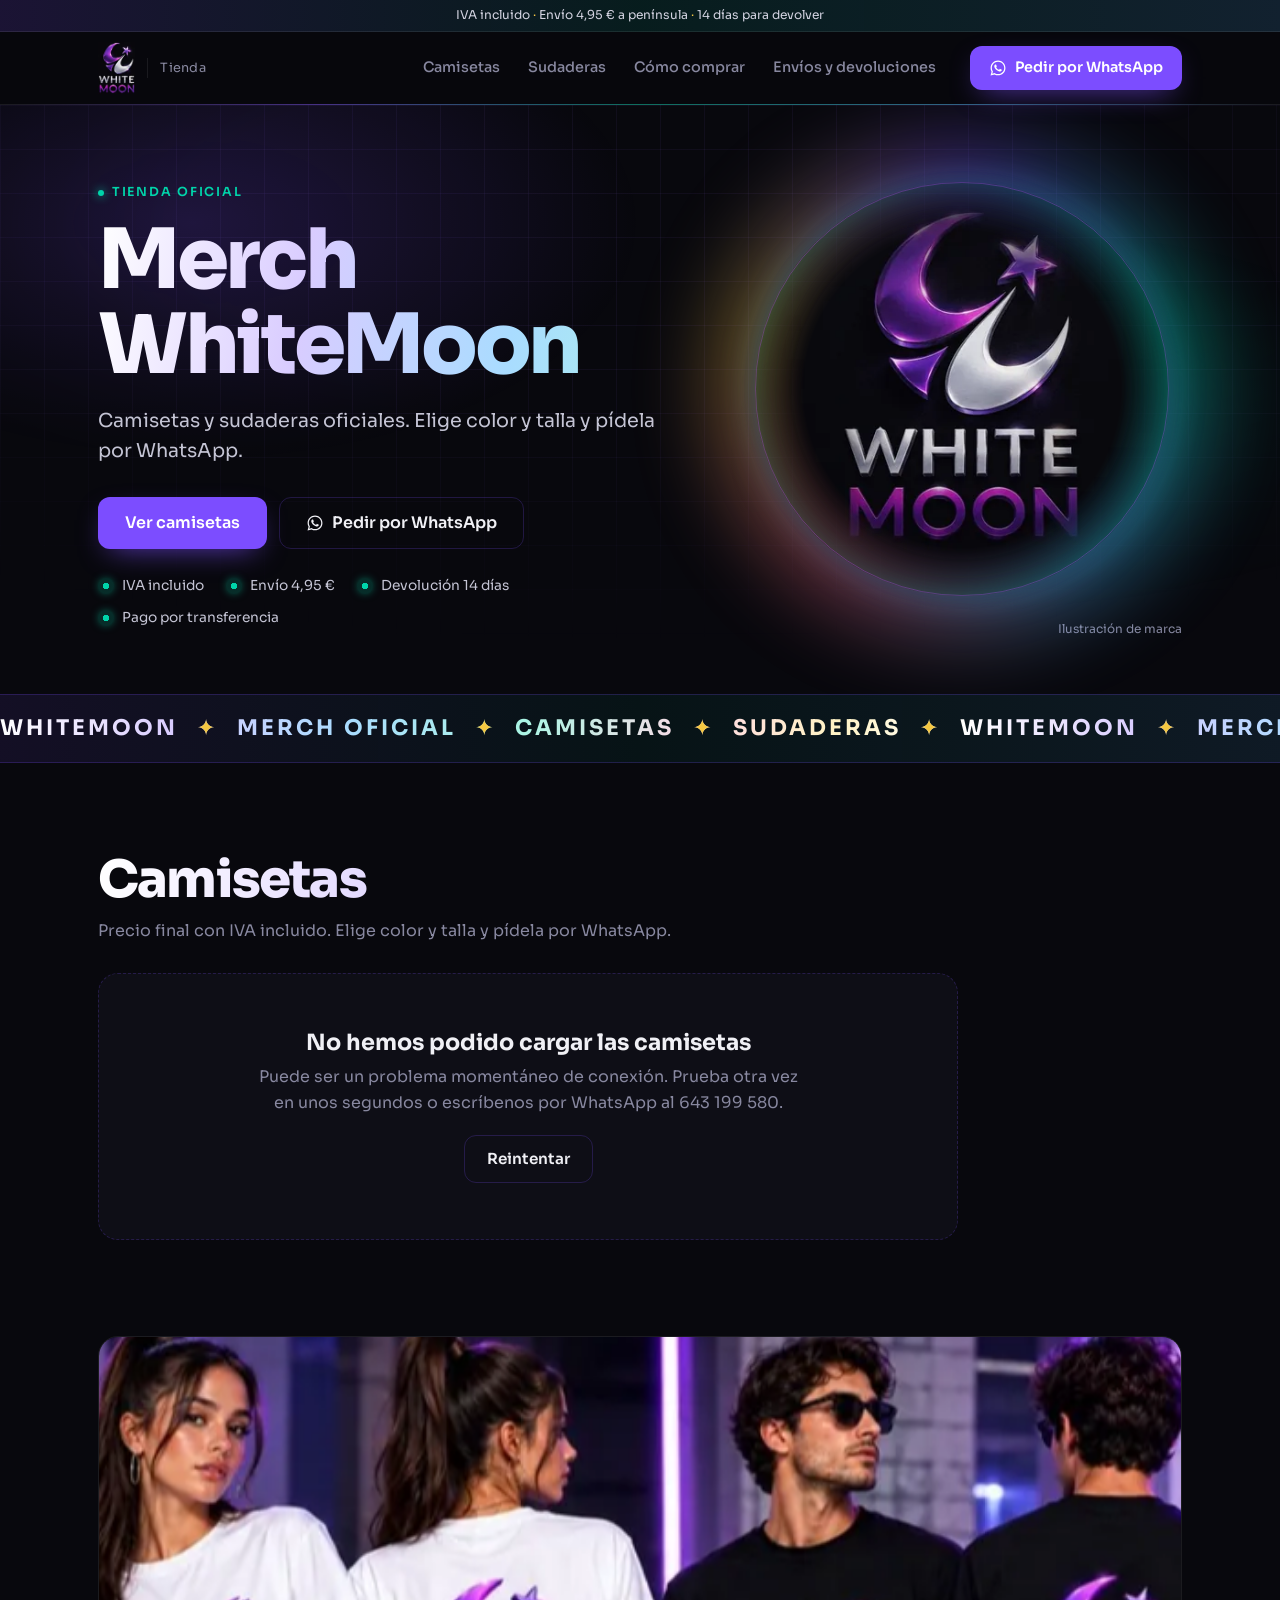
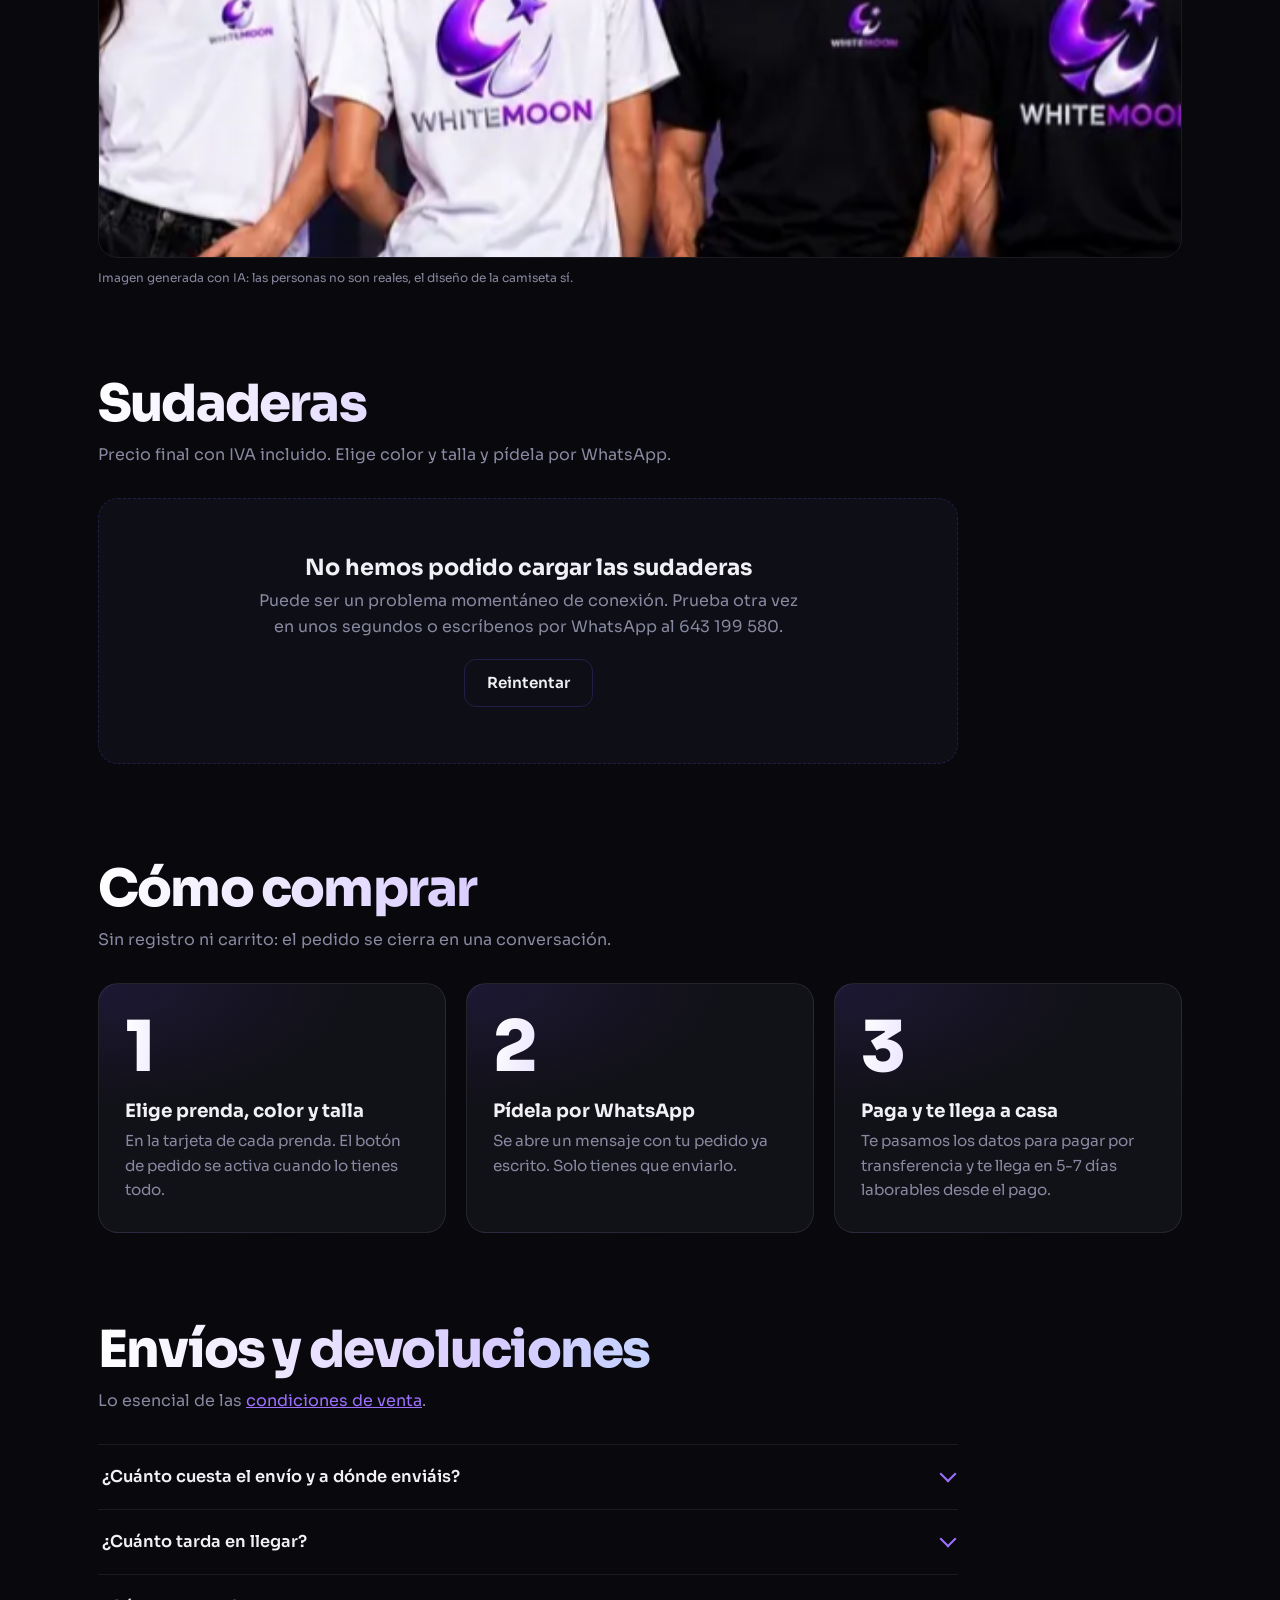
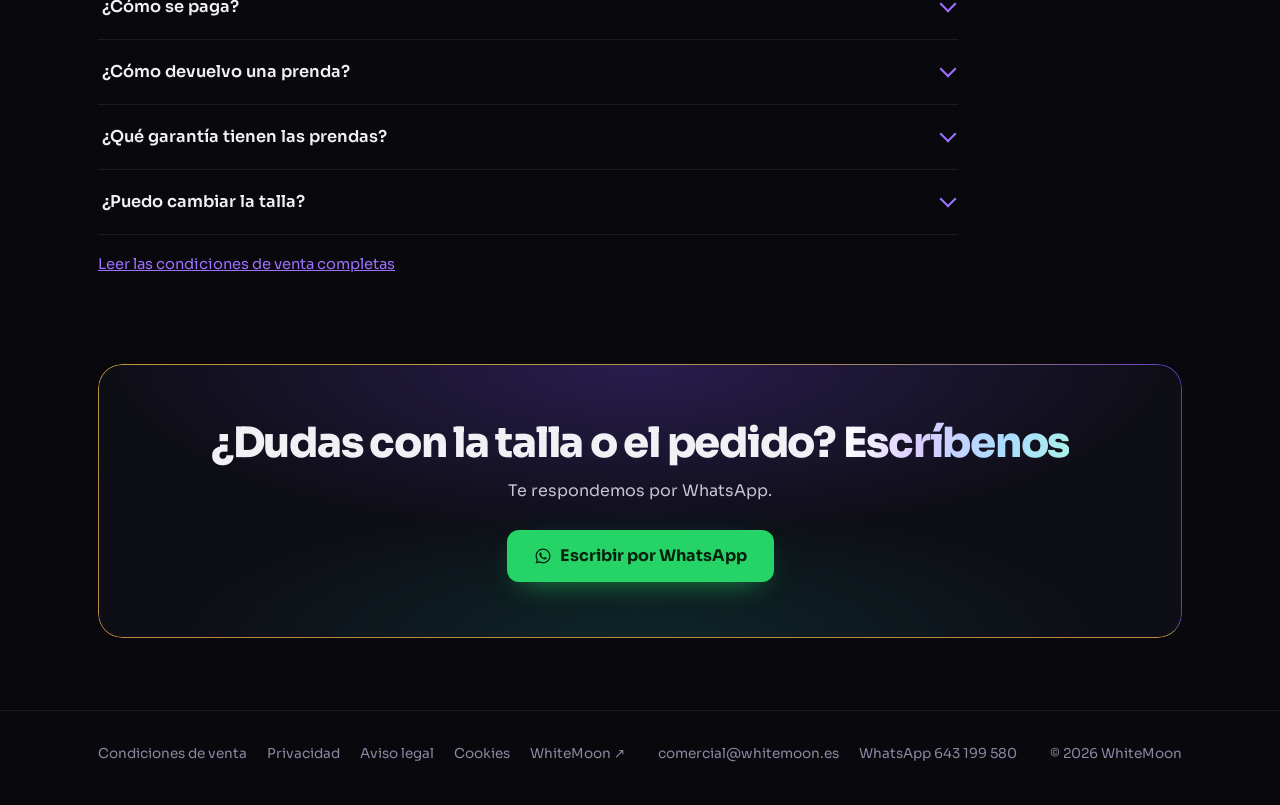
<file: index.html>
<!DOCTYPE html>
<html lang="es">
<head>
<meta charset="utf-8">
<meta name="viewport" content="width=device-width, initial-scale=1, viewport-fit=cover">
<meta http-equiv="Content-Security-Policy" content="default-src 'self'; script-src 'self'; style-src 'self'; img-src 'self' data: https://mlaqtniujnvfxcvcourm.supabase.co; font-src 'self'; connect-src 'self' https://mlaqtniujnvfxcvcourm.supabase.co; base-uri 'self'; form-action 'none'; object-src 'none'">
<meta name="referrer" content="strict-origin-when-cross-origin">
<title>Merch WhiteMoon · Camisetas y sudaderas oficiales · WhiteMoon</title>
<meta name="description" content="Camisetas y sudaderas oficiales de WhiteMoon. Elige color y talla y pídela por WhatsApp. IVA incluido, envío 4,95 € y 14 días para devolverla.">
<link rel="canonical" href="https://tienda.whitemoon.es/">
<meta name="robots" content="index, follow">
<meta name="theme-color" content="#08080d">

<meta property="og:type" content="website">
<meta property="og:locale" content="es_ES">
<meta property="og:site_name" content="WhiteMoon">
<meta property="og:title" content="Merch WhiteMoon · Camisetas y sudaderas oficiales">
<meta property="og:description" content="Camisetas y sudaderas oficiales de WhiteMoon. Elige color y talla y pídela por WhatsApp. IVA incluido, envío 4,95 € y 14 días para devolverla.">
<meta property="og:url" content="https://tienda.whitemoon.es/">
<meta property="og:image" content="https://tienda.whitemoon.es/assets/img/og-tienda.jpg">
<meta property="og:image:type" content="image/jpeg">
<meta property="og:image:width" content="1200">
<meta property="og:image:height" content="630">
<meta property="og:image:alt" content="Merch WhiteMoon · Camisetas oficiales">
<meta name="twitter:card" content="summary_large_image">
<meta name="twitter:title" content="Merch WhiteMoon · Camisetas y sudaderas oficiales">
<meta name="twitter:description" content="Camisetas y sudaderas oficiales de WhiteMoon. Elige color y talla y pídela por WhatsApp. IVA incluido, envío 4,95 € y 14 días para devolverla.">
<meta name="twitter:image" content="https://tienda.whitemoon.es/assets/img/og-tienda.jpg">
<meta name="twitter:image:alt" content="Merch WhiteMoon · Camisetas oficiales">

<link rel="icon" href="favicon.ico" sizes="any">
<link rel="icon" type="image/png" sizes="32x32" href="favicon-32.png">
<link rel="apple-touch-icon" href="apple-touch-icon.png">
<link rel="preload" href="assets/fonts/sora-latin-var.woff2" as="font" type="font/woff2" crossorigin>
<link rel="preconnect" href="https://mlaqtniujnvfxcvcourm.supabase.co" crossorigin>
<link rel="stylesheet" href="assets/base.css">
<link rel="stylesheet" href="assets/menu.css">
<link rel="stylesheet" href="assets/tienda.css">

<script type="application/ld+json">
{
  "@context": "https://schema.org",
  "@type": "Organization",
  "@id": "https://whitemoon.es/#organization",
  "name": "WhiteMoon",
  "url": "https://whitemoon.es/",
  "logo": "https://whitemoon.es/logo.png",
  "email": "comercial@whitemoon.es",
  "telephone": "+34643199580",
  "address": {
    "@type": "PostalAddress",
    "addressLocality": "Majadahonda",
    "addressRegion": "Madrid",
    "addressCountry": "ES"
  }
}
</script>
<script type="application/ld+json">
{
  "@context": "https://schema.org",
  "@type": "BreadcrumbList",
  "itemListElement": [
    { "@type": "ListItem", "position": 1, "name": "WhiteMoon", "item": "https://whitemoon.es/" },
    { "@type": "ListItem", "position": 2, "name": "Tienda", "item": "https://tienda.whitemoon.es/" }
  ]
}
</script>
<script type="application/ld+json">
{
  "@context": "https://schema.org",
  "@type": "FAQPage",
  "mainEntity": [
    {
      "@type": "Question",
      "name": "¿Cuánto cuesta el envío y a dónde enviáis?",
      "acceptedAnswer": { "@type": "Answer", "text": "El envío cuesta 4,95 € y se suma al precio de la prenda, que ya lleva el IVA incluido. Enviamos a España peninsular." }
    },
    {
      "@type": "Question",
      "name": "¿Cuánto tarda en llegar?",
      "acceptedAnswer": { "@type": "Answer", "text": "De 5 a 7 días laborables desde que recibimos el pago." }
    },
    {
      "@type": "Question",
      "name": "¿Cómo se paga?",
      "acceptedAnswer": { "@type": "Answer", "text": "Por transferencia bancaria. Te confirmamos el pedido por WhatsApp y te enviamos los datos para pagar. Preparamos el envío cuando recibimos el pago." }
    },
    {
      "@type": "Question",
      "name": "¿Cómo devuelvo una prenda?",
      "acceptedAnswer": { "@type": "Answer", "text": "Tienes 14 días naturales desde que la recibes para devolverla sin dar explicaciones. Avísanos por correo o por WhatsApp, o usa el formulario de desistimiento de las condiciones de venta. Los gastos de enviarnos la devolución corren de tu cuenta. Te devolvemos el precio y también el envío original, por transferencia, en un máximo de 14 días desde que nos avisas; podemos esperar a recibir la prenda o el justificante de envío." }
    },
    {
      "@type": "Question",
      "name": "¿Qué garantía tienen las prendas?",
      "acceptedAnswer": { "@type": "Answer", "text": "La garantía legal de conformidad de 3 años desde la entrega. Si algo no está bien, escríbenos y lo resolvemos: reparación, cambio o reembolso según la ley." }
    },
    {
      "@type": "Question",
      "name": "¿Puedo cambiar la talla?",
      "acceptedAnswer": { "@type": "Answer", "text": "Un cambio de talla se tramita como una devolución, dentro de los 14 días y con las mismas condiciones, más un pedido nuevo con la talla que quieras. Si dudas entre dos tallas, pregúntanos por WhatsApp antes de pedir." }
    }
  ]
}
</script>
</head>
<body class="con-barra">
<a class="skip" href="#main">Saltar al contenido</a>

<svg class="sprite" aria-hidden="true" focusable="false"><symbol id="i-wa" viewBox="0 0 24 24"><path fill="currentColor" d="M12.04 2C6.58 2 2.13 6.45 2.13 11.91c0 1.75.46 3.45 1.32 4.95L2.05 22l5.25-1.38c1.45.79 3.08 1.21 4.74 1.21 5.46 0 9.91-4.45 9.91-9.91C21.95 6.45 17.5 2 12.04 2Zm0 18.15c-1.48 0-2.93-.4-4.2-1.15l-.3-.18-3.12.82.83-3.04-.2-.31a8.2 8.2 0 0 1-1.26-4.38c0-4.54 3.7-8.24 8.25-8.24 4.54 0 8.24 3.7 8.24 8.24 0 4.55-3.7 8.24-8.24 8.24Zm4.52-6.16c-.25-.12-1.47-.72-1.69-.81-.23-.08-.39-.12-.56.12-.16.25-.64.81-.78.97-.14.17-.29.19-.54.06-.25-.12-1.05-.39-1.99-1.23-.74-.66-1.23-1.47-1.38-1.72-.14-.25-.02-.38.11-.51.11-.11.25-.29.37-.43.13-.15.17-.25.25-.42.08-.17.04-.31-.02-.43-.06-.12-.56-1.34-.76-1.84-.2-.48-.41-.42-.56-.43h-.48c-.17 0-.43.06-.66.31-.22.25-.86.85-.86 2.07 0 1.22.89 2.4 1.01 2.56.12.17 1.75 2.67 4.23 3.74.59.26 1.05.41 1.41.52.59.19 1.13.16 1.56.1.48-.07 1.47-.6 1.67-1.18.21-.58.21-1.07.14-1.18-.06-.1-.22-.16-.47-.28Z"/></symbol></svg>

<p class="avisos"><span class="avisos-largo">IVA incluido <span aria-hidden="true">·</span> Envío <span data-cfg="envio">4,95 €</span> a península <span aria-hidden="true">·</span> <span data-cfg="devolucion">14</span> días para devolver</span><span class="avisos-corto">IVA incl. <span aria-hidden="true">·</span> Envío <span data-cfg="envio">4,95 €</span> <span aria-hidden="true">·</span> Devolución <span data-cfg="devolucion">14</span> días</span></p>

<header class="nav" id="nav">
  <div class="wrap nav-in">
    <a class="brand" href="./" aria-label="Merch WhiteMoon, ir a la portada de la tienda">
      <picture>
        <source type="image/webp" srcset="assets/img/logo-wm.webp">
        <img src="assets/img/logo-wm.png" width="86" height="120" alt="WhiteMoon">
      </picture>
      <span>Tienda</span>
    </a>
    <button class="nav-toggle" type="button" aria-expanded="false" aria-controls="nav-panel">
      <span class="sr-only">Abrir menú</span><i aria-hidden="true"></i>
    </button>
    <nav class="nav-panel" id="nav-panel" aria-label="Principal">
      <ul class="nav-links">
        <li><a href="#camisetas" data-sec="camisetas">Camisetas</a></li>
        <li><a href="#sudaderas" data-sec="sudaderas">Sudaderas</a></li>
        <li><a href="#como-comprar" data-sec="como-comprar">Cómo comprar</a></li>
        <li><a href="#faq" data-sec="faq">Envíos y devoluciones</a></li>
      </ul>
      <a class="btn btn-p nav-cta" data-cfg-wa="Hola, quiero información sobre el merch de WhiteMoon" href="https://wa.me/34643199580?text=Hola%2C%20quiero%20informaci%C3%B3n%20sobre%20el%20merch%20de%20WhiteMoon" target="_blank" rel="noopener"><svg aria-hidden="true" focusable="false"><use href="#i-wa"/></svg>Pedir por WhatsApp</a>
    </nav>
  </div>
</header>

<main id="main">
  <section class="hero fx" aria-labelledby="hero-titulo">
    <div class="wrap hero-grid">
      <div class="hero-txt">
        <p class="eyebrow">Tienda oficial</p>
        <h1 id="hero-titulo" class="holo holo-anim">Merch WhiteMoon</h1>
        <p class="hero-sub">Camisetas y sudaderas oficiales. Elige color y talla y pídela por WhatsApp.</p>
        <div class="hero-btns">
          <a class="btn btn-p btn-lg" href="#camisetas">Ver camisetas</a>
          <a class="btn btn-ghost btn-lg hero-wa" data-cfg-wa="Hola, quiero información sobre el merch de WhiteMoon" href="https://wa.me/34643199580?text=Hola%2C%20quiero%20informaci%C3%B3n%20sobre%20el%20merch%20de%20WhiteMoon" target="_blank" rel="noopener"><svg aria-hidden="true" focusable="false"><use href="#i-wa"/></svg>Pedir por WhatsApp</a>
        </div>
        <ul class="confianza">
          <li>IVA incluido</li>
          <li>Envío <span data-cfg="envio">4,95 €</span></li>
          <li>Devolución <span data-cfg="devolucion">14</span> días</li>
          <li>Pago por transferencia</li>
        </ul>
      </div>
      <figure class="hero-fig">
        <div class="luna" id="luna">
          <picture>
            <source type="image/webp" srcset="assets/img/hero-merch-480.webp 480w, assets/img/hero-merch-800.webp 800w" sizes="(max-width: 600px) 240px, (max-width: 900px) 320px, 440px">
            <img src="assets/img/hero-merch-800.jpg" width="800" height="800" alt="Logo de WhiteMoon en relieve sobre tela negra" loading="eager" fetchpriority="high" decoding="async">
          </picture>
        </div>
        <figcaption>Ilustración de marca</figcaption>
      </figure>
    </div>
  </section>

  <div class="cinta fx" aria-hidden="true">
    <div class="cinta-pista">
      <span>WHITEMOON <b>✦</b> MERCH OFICIAL <b>✦</b> CAMISETAS <b>✦</b> SUDADERAS <b>✦</b> WHITEMOON <b>✦</b> MERCH OFICIAL <b>✦</b> CAMISETAS <b>✦</b> SUDADERAS <b>✦</b>&nbsp;</span>
      <span>WHITEMOON <b>✦</b> MERCH OFICIAL <b>✦</b> CAMISETAS <b>✦</b> SUDADERAS <b>✦</b> WHITEMOON <b>✦</b> MERCH OFICIAL <b>✦</b> CAMISETAS <b>✦</b> SUDADERAS <b>✦</b>&nbsp;</span>
    </div>
  </div>

  <section id="camisetas" class="sec wrap" aria-labelledby="camisetas-titulo">
    <header class="sec-head rv">
      <h2 id="camisetas-titulo" class="holo">Camisetas</h2>
      <p>Precio final con IVA incluido. Elige color y talla y pídela por WhatsApp.</p>
    </header>
    <div class="estado" data-estado="camiseta" role="status" aria-live="polite">
      <div class="skeleton" aria-hidden="true"><span></span><span></span><span></span><span></span></div>
      <p class="sr-only">Cargando camisetas…</p>
    </div>
    <ul class="rejilla" data-cat="camiseta" hidden></ul>
  </section>

  <section class="sec wrap modelos" aria-label="La camiseta WhiteMoon puesta">
    <figure class="modelos-fig rv">
      <div class="modelos-marco" id="parallax">
        <picture>
          <source type="image/webp" srcset="assets/img/modelos-camisetas-640.webp 640w, assets/img/modelos-camisetas-1000.webp 1000w, assets/img/modelos-camisetas-1600.webp 1600w, assets/img/modelos-camisetas-2400.webp 2400w" sizes="(max-width: 600px) calc(100vw - 32px), (max-width: 900px) calc(100vw - 44px), min(calc(100vw - 56px), 1084px)">
          <img src="assets/img/modelos-camisetas-1600.jpg" width="2400" height="1155" alt="Cuatro modelos con la camiseta WhiteMoon en blanco y en negro, de frente y de espalda" loading="lazy" decoding="async">
        </picture>
      </div>
      <figcaption>Imagen generada con IA: las personas no son reales, el diseño de la camiseta sí.</figcaption>
    </figure>
  </section>

  <section id="sudaderas" class="sec wrap" aria-labelledby="sudaderas-titulo">
    <header class="sec-head rv">
      <h2 id="sudaderas-titulo" class="holo">Sudaderas</h2>
      <p>Precio final con IVA incluido. Elige color y talla y pídela por WhatsApp.</p>
    </header>
    <div class="estado" data-estado="sudadera" role="status" aria-live="polite">
      <div class="skeleton" aria-hidden="true"><span></span><span></span><span></span><span></span></div>
      <p class="sr-only">Cargando sudaderas…</p>
    </div>
    <ul class="rejilla" data-cat="sudadera" hidden></ul>
  </section>

  <section id="como-comprar" class="sec wrap" aria-labelledby="como-titulo">
    <header class="sec-head rv">
      <h2 id="como-titulo" class="holo">Cómo comprar</h2>
      <p>Sin registro ni carrito: el pedido se cierra en una conversación.</p>
    </header>
    <ol class="pasos">
      <li class="paso rv"><span class="paso-n" aria-hidden="true">1</span><h3>Elige prenda, color y talla</h3><p>En la tarjeta de cada prenda. El botón de pedido se activa cuando lo tienes todo.</p></li>
      <li class="paso rv"><span class="paso-n" aria-hidden="true">2</span><h3>Pídela por WhatsApp</h3><p>Se abre un mensaje con tu pedido ya escrito. Solo tienes que enviarlo.</p></li>
      <li class="paso rv"><span class="paso-n" aria-hidden="true">3</span><h3>Paga y te llega a casa</h3><p>Te pasamos los datos para pagar por transferencia y te llega en <span data-cfg="plazo">5-7 días laborables</span> desde el pago.</p></li>
    </ol>
  </section>

  <section id="faq" class="sec wrap" aria-labelledby="faq-titulo">
    <header class="sec-head rv">
      <h2 id="faq-titulo" class="holo">Envíos y devoluciones</h2>
      <p>Lo esencial de las <a href="condiciones/">condiciones de venta</a>.</p>
    </header>
    <div class="faq rv">
      <details>
        <summary>¿Cuánto cuesta el envío y a dónde enviáis?</summary>
        <p>El envío cuesta 4,95 € y se suma al precio de la prenda, que ya lleva el IVA incluido. Enviamos a España peninsular.</p>
      </details>
      <details>
        <summary>¿Cuánto tarda en llegar?</summary>
        <p>De 5 a 7 días laborables desde que recibimos el pago.</p>
      </details>
      <details>
        <summary>¿Cómo se paga?</summary>
        <p>Por transferencia bancaria. Te confirmamos el pedido por WhatsApp y te enviamos los datos para pagar. Preparamos el envío cuando recibimos el pago.</p>
      </details>
      <details>
        <summary>¿Cómo devuelvo una prenda?</summary>
        <p>Tienes 14 días naturales desde que la recibes para devolverla sin dar explicaciones. Avísanos por correo o por WhatsApp, o usa el formulario de desistimiento de las condiciones de venta. Los gastos de enviarnos la devolución corren de tu cuenta. Te devolvemos el precio y también el envío original, por transferencia, en un máximo de 14 días desde que nos avisas; podemos esperar a recibir la prenda o el justificante de envío.</p>
      </details>
      <details>
        <summary>¿Qué garantía tienen las prendas?</summary>
        <p>La garantía legal de conformidad de 3 años desde la entrega. Si algo no está bien, escríbenos y lo resolvemos: reparación, cambio o reembolso según la ley.</p>
      </details>
      <details>
        <summary>¿Puedo cambiar la talla?</summary>
        <p>Un cambio de talla se tramita como una devolución, dentro de los 14 días y con las mismas condiciones, más un pedido nuevo con la talla que quieras. Si dudas entre dos tallas, pregúntanos por WhatsApp antes de pedir.</p>
      </details>
    </div>
    <p class="faq-mas"><a href="condiciones/">Leer las condiciones de venta completas</a></p>
  </section>

  <section class="sec wrap" aria-labelledby="cta-titulo">
    <div class="cta-final rv">
      <h2 id="cta-titulo">¿Dudas con la talla o el pedido? <span class="holo">Escríbenos</span></h2>
      <p>Te respondemos por WhatsApp.</p>
      <a class="btn btn-wa-p btn-lg" data-cfg-wa="Hola, quiero información sobre el merch de WhiteMoon" href="https://wa.me/34643199580?text=Hola%2C%20quiero%20informaci%C3%B3n%20sobre%20el%20merch%20de%20WhiteMoon" target="_blank" rel="noopener"><svg aria-hidden="true" focusable="false"><use href="#i-wa"/></svg>Escribir por WhatsApp</a>
    </div>
  </section>
</main>

<footer class="foot pie">
  <div class="wrap">
    <nav aria-label="Pie de página">
      <a href="condiciones/">Condiciones de venta</a>
      <a href="https://whitemoon.es/politica-privacidad/">Privacidad</a>
      <a href="https://whitemoon.es/aviso-legal/">Aviso legal</a>
      <a href="https://whitemoon.es/politica-cookies/">Cookies</a>
      <a href="https://whitemoon.es/">WhiteMoon <span aria-hidden="true">↗</span></a>
    </nav>
    <p class="pie-contacto">
      <a data-cfg-href="email" href="mailto:comercial@whitemoon.es"><span data-cfg="email">comercial@whitemoon.es</span></a>
      <a data-cfg-href="whatsapp" href="https://wa.me/34643199580">WhatsApp <span data-cfg="whatsapp">643 199 580</span></a>
    </p>
    <p>© <span id="anio">2026</span> WhiteMoon</p>
  </div>
</footer>

<a class="barra-wa" data-cfg-wa="Hola, quiero información sobre el merch de WhiteMoon" href="https://wa.me/34643199580?text=Hola%2C%20quiero%20informaci%C3%B3n%20sobre%20el%20merch%20de%20WhiteMoon" target="_blank" rel="noopener"><svg aria-hidden="true" focusable="false"><use href="#i-wa"/></svg>Pedir por WhatsApp</a>

<template id="tpl-prenda">
  <li class="prenda">
    <div class="galeria">
      <div class="pista" tabindex="0"></div>
      <button class="flecha ant" type="button" aria-label="Foto anterior" hidden>‹</button>
      <button class="flecha sig" type="button" aria-label="Foto siguiente" hidden>›</button>
      <div class="puntos" hidden></div>
    </div>
    <p class="ia" hidden>Modelos generados con IA · la prenda es real</p>
    <div class="cuerpo">
      <h3 class="nombre"></h3>
      <p class="desc"></p>
      <p class="precio"><strong></strong> <span>IVA incluido</span></p>
      <fieldset class="opciones op-color" hidden><legend>Color<span class="elegido"></span></legend><div class="chips"></div></fieldset>
      <fieldset class="opciones op-talla" hidden><legend>Talla</legend><div class="chips"></div></fieldset>
      <a class="btn btn-wa" role="button" aria-disabled="true" target="_blank" rel="noopener">Pedir por WhatsApp</a>
      <p class="aviso-sel" aria-live="polite"></p>
    </div>
  </li>
</template>

<script src="assets/config.js"></script>
<script src="assets/menu.js" defer></script>
<script src="assets/tienda.js" defer></script>
</body>
</html>
</file>
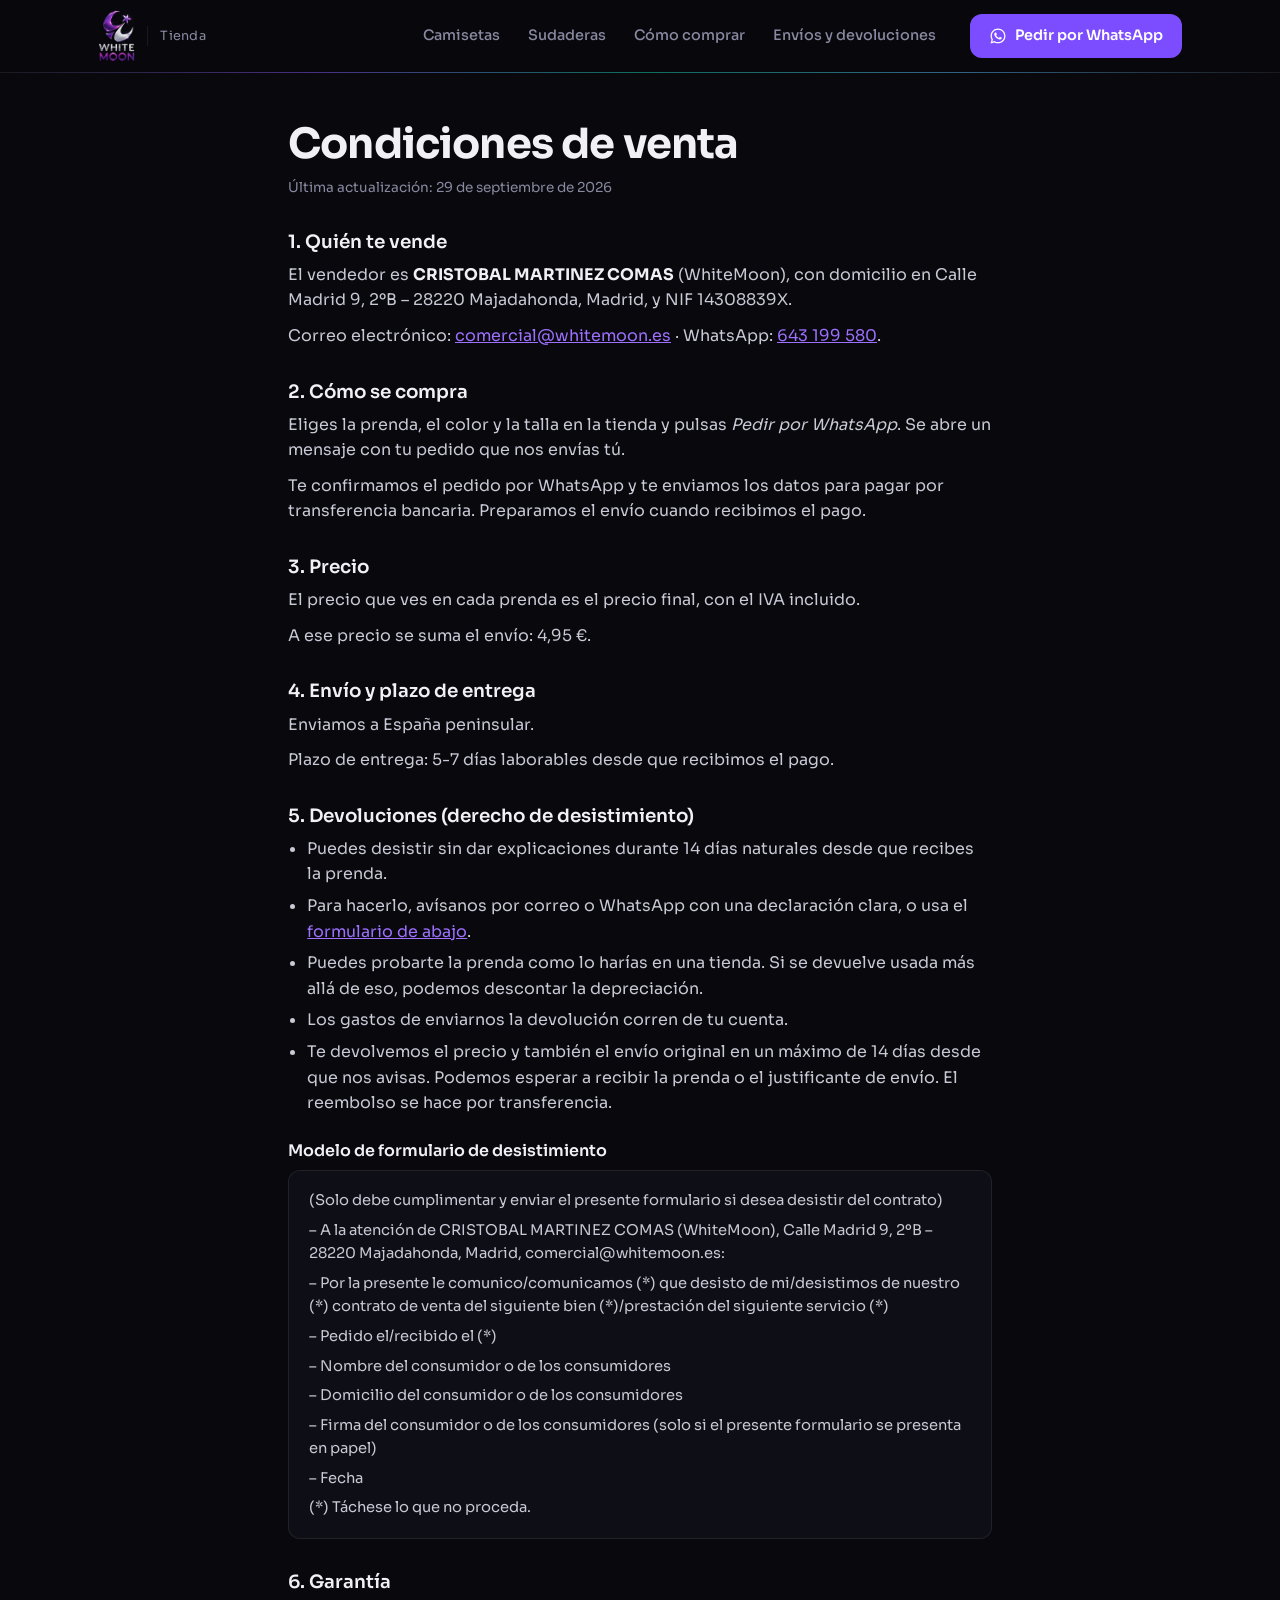
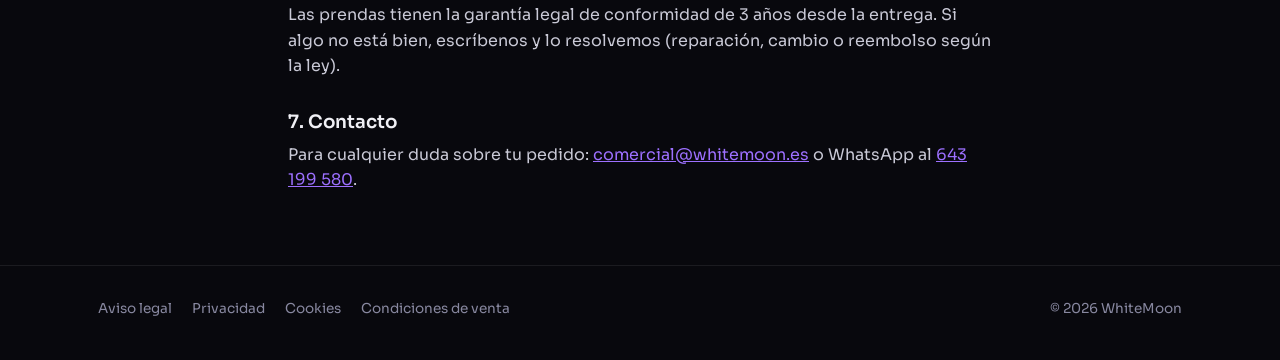
<file: condiciones/index.html>
<!DOCTYPE html>
<html lang="es">
<head>
<meta charset="utf-8">
<meta name="viewport" content="width=device-width, initial-scale=1">
<meta http-equiv="Content-Security-Policy" content="default-src 'self'; script-src 'self'; style-src 'self'; img-src 'self'; font-src 'self'; connect-src 'self'; base-uri 'self'; form-action 'none'; object-src 'none'">
<title>Condiciones de venta · Merch WhiteMoon · WhiteMoon</title>
<meta name="description" content="Condiciones de venta de la tienda de merch de WhiteMoon: cómo se compra, precio con IVA, envío, plazos y derecho de desistimiento de 14 días.">
<link rel="canonical" href="https://tienda.whitemoon.es/condiciones/">
<meta name="robots" content="index, follow">
<meta name="theme-color" content="#08080d">
<meta property="og:type" content="website">
<meta property="og:locale" content="es_ES">
<meta property="og:title" content="Condiciones de venta · Merch WhiteMoon">
<meta property="og:description" content="Cómo se compra, precio con IVA, envío, plazos y derecho de desistimiento.">
<meta property="og:url" content="https://tienda.whitemoon.es/condiciones/">
<meta property="og:image" content="https://tienda.whitemoon.es/assets/img/og-tienda.jpg">
<meta property="og:image:width" content="1200">
<meta property="og:image:height" content="630">
<meta name="twitter:card" content="summary_large_image">
<link rel="icon" href="../favicon.ico" sizes="any">
<link rel="icon" type="image/png" sizes="32x32" href="../favicon-32.png">
<link rel="apple-touch-icon" href="../apple-touch-icon.png">
<link rel="preload" href="../assets/fonts/sora-latin-var.woff2" as="font" type="font/woff2" crossorigin>
<link rel="stylesheet" href="../assets/base.css">
<link rel="stylesheet" href="../assets/menu.css">
<link rel="stylesheet" href="../assets/legal.css">
</head>
<body>
<a class="skip" href="#main">Saltar al contenido</a>

<svg class="sprite" aria-hidden="true" focusable="false"><symbol id="i-wa" viewBox="0 0 24 24"><path fill="currentColor" d="M12.04 2C6.58 2 2.13 6.45 2.13 11.91c0 1.75.46 3.45 1.32 4.95L2.05 22l5.25-1.38c1.45.79 3.08 1.21 4.74 1.21 5.46 0 9.91-4.45 9.91-9.91C21.95 6.45 17.5 2 12.04 2Zm0 18.15c-1.48 0-2.93-.4-4.2-1.15l-.3-.18-3.12.82.83-3.04-.2-.31a8.2 8.2 0 0 1-1.26-4.38c0-4.54 3.7-8.24 8.25-8.24 4.54 0 8.24 3.7 8.24 8.24 0 4.55-3.7 8.24-8.24 8.24Zm4.52-6.16c-.25-.12-1.47-.72-1.69-.81-.23-.08-.39-.12-.56.12-.16.25-.64.81-.78.97-.14.17-.29.19-.54.06-.25-.12-1.05-.39-1.99-1.23-.74-.66-1.23-1.47-1.38-1.72-.14-.25-.02-.38.11-.51.11-.11.25-.29.37-.43.13-.15.17-.25.25-.42.08-.17.04-.31-.02-.43-.06-.12-.56-1.34-.76-1.84-.2-.48-.41-.42-.56-.43h-.48c-.17 0-.43.06-.66.31-.22.25-.86.85-.86 2.07 0 1.22.89 2.4 1.01 2.56.12.17 1.75 2.67 4.23 3.74.59.26 1.05.41 1.41.52.59.19 1.13.16 1.56.1.48-.07 1.47-.6 1.67-1.18.21-.58.21-1.07.14-1.18-.06-.1-.22-.16-.47-.28Z"/></symbol></svg>

<header class="nav" id="nav">
  <div class="wrap nav-in">
    <a class="brand" href="../" aria-label="Merch WhiteMoon, ir a la portada de la tienda">
      <picture>
        <source type="image/webp" srcset="../assets/img/logo-wm.webp">
        <img src="../assets/img/logo-wm.png" width="86" height="120" alt="WhiteMoon">
      </picture>
      <span>Tienda</span>
    </a>
    <button class="nav-toggle" type="button" aria-expanded="false" aria-controls="nav-panel">
      <span class="sr-only">Abrir menú</span><i aria-hidden="true"></i>
    </button>
    <nav class="nav-panel" id="nav-panel" aria-label="Principal">
      <ul class="nav-links">
        <li><a href="../#camisetas">Camisetas</a></li>
        <li><a href="../#sudaderas">Sudaderas</a></li>
        <li><a href="../#como-comprar">Cómo comprar</a></li>
        <li><a href="../#faq">Envíos y devoluciones</a></li>
      </ul>
      <a class="btn btn-p nav-cta" data-cfg-wa="Hola, quiero información sobre el merch de WhiteMoon" href="https://wa.me/34643199580?text=Hola%2C%20quiero%20informaci%C3%B3n%20sobre%20el%20merch%20de%20WhiteMoon" target="_blank" rel="noopener"><svg aria-hidden="true" focusable="false"><use href="#i-wa"/></svg>Pedir por WhatsApp</a>
    </nav>
  </div>
</header>

<main id="main" class="wrap legal">
  <h1>Condiciones de venta</h1>
  <p class="actualizado">Última actualización: 29 de septiembre de 2026</p>

  <h2>1. Quién te vende</h2>
  <p>El vendedor es <strong>CRISTOBAL MARTINEZ COMAS</strong> (WhiteMoon), con domicilio en Calle Madrid 9, 2ºB – 28220 Majadahonda, Madrid, y NIF 14308839X.</p>
  <p>Correo electrónico: <a data-cfg-href="email" href="mailto:comercial@whitemoon.es"><span data-cfg="email">comercial@whitemoon.es</span></a> · WhatsApp: <a data-cfg-href="whatsapp" href="https://wa.me/34643199580"><span data-cfg="whatsapp">643 199 580</span></a>.</p>

  <h2>2. Cómo se compra</h2>
  <p>Eliges la prenda, el color y la talla en la tienda y pulsas <em>Pedir por WhatsApp</em>. Se abre un mensaje con tu pedido que nos envías tú.</p>
  <p>Te confirmamos el pedido por WhatsApp y te enviamos los datos para pagar por transferencia bancaria. Preparamos el envío cuando recibimos el pago.</p>

  <h2>3. Precio</h2>
  <p>El precio que ves en cada prenda es el precio final, con el IVA incluido.</p>
  <p>A ese precio se suma el envío: <span data-cfg="envio">4,95 €</span>.</p>

  <h2>4. Envío y plazo de entrega</h2>
  <p>Enviamos a <span data-cfg="zona">España peninsular</span>.</p>
  <p>Plazo de entrega: <span data-cfg="plazo">5-7 días laborables</span> desde que recibimos el pago.</p>

  <h2>5. Devoluciones (derecho de desistimiento)</h2>
  <ul>
    <li>Puedes desistir sin dar explicaciones durante <span data-cfg="devolucion">14</span> días naturales desde que recibes la prenda.</li>
    <li>Para hacerlo, avísanos por correo o WhatsApp con una declaración clara, o usa el <a href="#formulario-desistimiento">formulario de abajo</a>.</li>
    <li>Puedes probarte la prenda como lo harías en una tienda. Si se devuelve usada más allá de eso, podemos descontar la depreciación.</li>
    <li>Los gastos de enviarnos la devolución corren de tu cuenta.</li>
    <li>Te devolvemos el precio y también el envío original en un máximo de 14 días desde que nos avisas. Podemos esperar a recibir la prenda o el justificante de envío. El reembolso se hace por transferencia.</li>
  </ul>

  <h3 id="formulario-desistimiento">Modelo de formulario de desistimiento</h3>
  <div class="formulario">
    <p>(Solo debe cumplimentar y enviar el presente formulario si desea desistir del contrato)</p>
    <p>– A la atención de CRISTOBAL MARTINEZ COMAS (WhiteMoon), Calle Madrid 9, 2ºB – 28220 Majadahonda, Madrid, <span data-cfg="email">comercial@whitemoon.es</span>:</p>
    <p>– Por la presente le comunico/comunicamos (*) que desisto de mi/desistimos de nuestro (*) contrato de venta del siguiente bien (*)/prestación del siguiente servicio (*)</p>
    <p>– Pedido el/recibido el (*)</p>
    <p>– Nombre del consumidor o de los consumidores</p>
    <p>– Domicilio del consumidor o de los consumidores</p>
    <p>– Firma del consumidor o de los consumidores (solo si el presente formulario se presenta en papel)</p>
    <p>– Fecha</p>
    <p>(*) Táchese lo que no proceda.</p>
  </div>

  <h2>6. Garantía</h2>
  <p>Las prendas tienen la garantía legal de conformidad de 3 años desde la entrega. Si algo no está bien, escríbenos y lo resolvemos (reparación, cambio o reembolso según la ley).</p>

  <h2>7. Contacto</h2>
  <p>Para cualquier duda sobre tu pedido: <a data-cfg-href="email" href="mailto:comercial@whitemoon.es"><span data-cfg="email">comercial@whitemoon.es</span></a> o WhatsApp al <a data-cfg-href="whatsapp" href="https://wa.me/34643199580"><span data-cfg="whatsapp">643 199 580</span></a>.</p>
</main>

<footer class="foot">
  <div class="wrap">
    <nav aria-label="Legal">
      <a href="https://whitemoon.es/aviso-legal/">Aviso legal</a>
      <a href="https://whitemoon.es/politica-privacidad/">Privacidad</a>
      <a href="https://whitemoon.es/politica-cookies/">Cookies</a>
      <a href="./" aria-current="page">Condiciones de venta</a>
    </nav>
    <p>© 2026 WhiteMoon</p>
  </div>
</footer>

<script src="../assets/config.js"></script>
<script src="../assets/menu.js" defer></script>
</body>
</html>
</file>
<file: assets/base.css>
@font-face{font-family:'Sora';font-style:normal;font-weight:100 800;font-display:swap;src:url('fonts/sora-latin-var.woff2') format('woff2-variations'),url('fonts/sora-latin-var.woff2') format('woff2')}

:root{
  --bg:#08080d;--bg2:#0e0e16;--card:#111118;--card2:#16161f;
  --p:#7c4dff;--p2:#9d70ff;--g:#00d4aa;--wa:#25D366;--wa-dark:#128C7E;
  --text:#f0f0f5;--muted:#8888a0;--muted2:#5a5a70;
  --border:rgba(124,77,255,.22);--border-soft:rgba(255,255,255,.08);
  --danger:#ff6b81;
  --r:14px;--max:1140px;
  --ease:cubic-bezier(.22,1,.36,1);
  --z-sticky:10;--z-toast:40;
}

*,*::before,*::after{box-sizing:border-box;margin:0;padding:0}
[hidden]{display:none!important}
html{-webkit-text-size-adjust:100%}
body{font-family:'Sora',system-ui,-apple-system,'Segoe UI',sans-serif;background:var(--bg);color:var(--text);line-height:1.6;-webkit-font-smoothing:antialiased;min-height:100vh;display:flex;flex-direction:column;overflow-x:hidden}
main{flex:1;width:100%}
img{max-width:100%;display:block}
a{color:var(--p2)}
a:hover{color:var(--text)}
button,input,textarea,select{font:inherit;color:inherit}
h1,h2,h3{line-height:1.15;text-wrap:balance}
:focus-visible{outline:2px solid var(--g);outline-offset:3px;border-radius:6px}
.sr-only{position:absolute;width:1px;height:1px;padding:0;margin:-1px;overflow:hidden;clip:rect(0,0,0,0);white-space:nowrap;border:0}
.wrap{max-width:var(--max);margin:0 auto;padding:0 28px}
.skip{position:absolute;left:12px;top:-60px;background:var(--p);color:#fff;padding:10px 14px;border-radius:8px;z-index:var(--z-toast);text-decoration:none}
.skip:focus{top:12px}

/* Cabecera */
.top{position:sticky;top:0;z-index:var(--z-sticky);background:rgba(8,8,13,.88);backdrop-filter:blur(14px);-webkit-backdrop-filter:blur(14px);border-bottom:1px solid var(--border-soft)}
.top .wrap{height:76px;display:flex;align-items:center;justify-content:space-between;gap:16px}
.brand{display:flex;align-items:center;gap:12px;text-decoration:none;color:var(--text)}
.brand picture{display:block}
.brand img{height:60px;width:auto}
.brand span{font-size:.8rem;color:var(--muted);border-left:1px solid var(--border-soft);padding-left:12px;letter-spacing:.02em}
.top-link{font-size:.88rem;text-decoration:none;color:var(--muted);display:inline-flex;align-items:center;gap:6px;padding:8px 0}
.top-link:hover{color:var(--text)}

/* Botones */
.btn{display:inline-flex;align-items:center;justify-content:center;gap:8px;min-height:48px;padding:0 22px;border-radius:12px;border:1px solid transparent;font-weight:600;font-size:.95rem;text-decoration:none;cursor:pointer;transition:background-color .2s var(--ease),border-color .2s var(--ease),color .2s var(--ease),transform .2s var(--ease)}
.btn:active{transform:scale(.98)}
.btn-p{background:var(--p);color:#fff}
.btn-p:hover{background:var(--p2);color:#fff}
.btn-ghost{background:transparent;border-color:var(--border);color:var(--text)}
.btn-ghost:hover{border-color:var(--p2);color:var(--text)}
.btn-danger{background:transparent;border-color:rgba(255,107,129,.45);color:var(--danger)}
.btn-danger:hover{background:rgba(255,107,129,.1);color:var(--danger)}
.btn[disabled],.btn[aria-disabled="true"]{opacity:.45;cursor:not-allowed;transform:none}

/* Pie */
.foot{border-top:1px solid var(--border-soft);margin-top:72px;padding:32px 0 40px;font-size:.85rem;color:var(--muted)}
.foot .wrap{display:flex;flex-wrap:wrap;gap:14px 28px;align-items:center;justify-content:space-between}
.foot nav{display:flex;flex-wrap:wrap;gap:8px 20px}
.foot a{color:var(--muted);text-decoration:none}
.foot a:hover{color:var(--text);text-decoration:underline}

@media (max-width:900px){.wrap{padding:0 22px}}
@media (max-width:600px){
  .wrap{padding:0 16px}
  .top .wrap{height:62px}
  .brand img{height:44px}
  .brand span{display:none}
  .foot .wrap{flex-direction:column;align-items:flex-start}
}
@media (prefers-reduced-motion:reduce){*,*::before,*::after{transition-duration:.01ms!important;animation-duration:.01ms!important;scroll-behavior:auto!important}}
</file>
<file: assets/menu.css>
/* Menú fijo de la tienda (portada y /condiciones/). El panel usa su propia .top de base.css. */
.nav{position:sticky;top:0;z-index:var(--z-sticky);background:rgba(8,8,13,.9);backdrop-filter:blur(14px);-webkit-backdrop-filter:blur(14px);border-bottom:1px solid var(--border-soft)}
.nav::after{content:"";position:absolute;left:0;right:0;bottom:-1px;height:1px;pointer-events:none;background:linear-gradient(90deg,transparent,var(--p) 25%,var(--g) 50%,#4db8ff 75%,transparent);opacity:.45}
.nav-in{height:72px;display:flex;align-items:center;gap:24px}
.nav .brand{margin-right:auto}
.nav .brand img{height:52px}
.nav-panel{display:flex;align-items:center;gap:22px}
.nav-links{list-style:none;display:flex;align-items:center;gap:4px}
.nav-links a{position:relative;display:inline-flex;align-items:center;min-height:44px;padding:0 12px;border-radius:10px;color:var(--muted);text-decoration:none;font-size:.9rem;font-weight:500;white-space:nowrap;transition:color .2s var(--ease),background-color .2s var(--ease)}
.nav-links a:hover{color:var(--text);background:rgba(255,255,255,.04)}
.nav-links a[aria-current]{color:var(--text)}
.nav-links a::after{content:"";position:absolute;left:12px;right:12px;bottom:6px;height:2px;border-radius:2px;background:linear-gradient(90deg,var(--p2),var(--g),#4db8ff);transform:scaleX(0);transform-origin:0 50%;transition:transform .3s var(--ease)}
.nav-links a[aria-current]::after{transform:scaleX(1)}
.nav-cta{min-height:44px;padding:0 18px;font-size:.9rem;white-space:nowrap}
.nav-cta svg,.btn svg{width:18px;height:18px;flex:none}
.sprite{position:absolute;width:0;height:0;overflow:hidden}

.nav-toggle{display:none;width:48px;height:48px;margin-right:-8px;border:0;border-radius:12px;background:transparent;cursor:pointer;place-items:center}
.nav-toggle i,.nav-toggle i::before,.nav-toggle i::after{display:block;width:22px;height:2px;border-radius:2px;background:var(--text);transition:transform .25s var(--ease),opacity .2s}
.nav-toggle i{position:relative}
.nav-toggle i::before,.nav-toggle i::after{content:"";position:absolute;left:0}
.nav-toggle i::before{transform:translateY(-7px)}
.nav-toggle i::after{transform:translateY(7px)}
.nav-toggle[aria-expanded="true"] i{background:transparent}
.nav-toggle[aria-expanded="true"] i::before{transform:rotate(45deg)}
.nav-toggle[aria-expanded="true"] i::after{transform:rotate(-45deg)}

@media (max-width:900px){
  .nav-toggle{display:grid}
  .nav-panel{position:absolute;left:0;right:0;top:100%;flex-direction:column;align-items:stretch;gap:14px;padding:12px 22px 22px;
    background:rgba(8,8,13,.97);border-bottom:1px solid var(--border);box-shadow:0 30px 60px -30px rgba(0,0,0,.9);
    visibility:hidden;opacity:0;transform:translateY(-8px);transition:opacity .2s var(--ease),transform .2s var(--ease),visibility 0s .2s}
  .nav-panel.abierto{visibility:visible;opacity:1;transform:none;transition:opacity .2s var(--ease),transform .2s var(--ease),visibility 0s}
  .nav-links{flex-direction:column;align-items:stretch;gap:2px}
  .nav-links a{min-height:52px;font-size:1.05rem;padding:0 12px}
  .nav-links a::after{left:12px;right:auto;width:28px;bottom:10px}
  .nav-cta{min-height:52px;font-size:1rem}
}
@media (max-width:600px){
  .nav-in{height:62px}
  .nav .brand img{height:42px}
  .nav-panel{padding:10px 16px 18px}
}
@media (prefers-reduced-motion:reduce){.nav-panel,.nav-links a::after,.nav-toggle i,.nav-toggle i::before,.nav-toggle i::after{transition:none!important}}
</file>
<file: assets/tienda.css>
/* Portada de la tienda · capa holográfica (mismo lenguaje que /diseno-web/ de whitemoon.es).
   Solo se anima transform, opacity y background-position. Las animaciones continuas corren
   con .on, que pone tienda.js mientras el bloque está en pantalla; sin JS o con movimiento
   reducido todo queda quieto y visible. */
:root{
  --gold:#f5c842;--cian:#4db8ff;--rosa:#ff6b8b;
  --holo:linear-gradient(100deg,#fff 0%,#d9ccff 18%,#a9dcff 36%,#aaf5e4 54%,#ffd9e6 72%,#fff3c4 86%,#fff 100%);
  --iris:conic-gradient(from 0deg at 50% 50%,#7c4dff,#00d4aa,#4db8ff,#ff6b8b,#f5c842,#7c4dff);
  --nav-h:72px;
}
@keyframes holo-desliza{to{background-position:200% 0}}
@keyframes orbita{0%,100%{background-position:0% 0%}25%{background-position:100% 0%}50%{background-position:100% 100%}75%{background-position:0% 100%}}
@keyframes gira{to{transform:rotate(360deg)}}
@keyframes cinta{to{transform:translateX(-50%)}}
@keyframes barre{0%{transform:translateX(-100%)}100%{transform:translateX(100%)}}
@keyframes aparece{from{opacity:0;transform:translateY(26px)}}

html{scroll-padding-top:calc(var(--nav-h) + 16px)}

/* Texto holográfico: el color sólido claro se queda debajo como respaldo (y es el que mide el contraste). */
.holo{color:#f0f0f5}
@supports ((-webkit-background-clip:text) or (background-clip:text)){
  .holo{background:var(--holo) 0 0/200% 100%;-webkit-background-clip:text;background-clip:text;-webkit-text-fill-color:transparent}
}
.fx.on .holo-anim,.cta-final.on .holo{animation:holo-desliza 9s linear infinite}

/* Botones propios de la portada */
.btn-lg{min-height:52px;padding:0 26px;font-size:1rem}
.btn-p{box-shadow:0 10px 30px -12px rgba(124,77,255,.8)}
.btn-wa-p{background:var(--wa);color:#06220f;font-weight:700;box-shadow:0 10px 30px -14px rgba(37,211,102,.8)}
.btn-wa-p:hover{background:#2fe277;color:#06220f}

/* 0 · Barra de avisos */
.avisos{display:flex;flex-wrap:wrap;justify-content:center;gap:2px 10px;padding:7px 16px;font-size:.76rem;line-height:1.4;color:#d4d4e2;text-align:center;
  background:linear-gradient(90deg,rgba(124,77,255,.16),rgba(0,212,170,.10),rgba(77,184,255,.14));border-bottom:1px solid var(--border-soft)}
.avisos>span>span[aria-hidden]{color:var(--gold)}
.avisos-corto{display:none}

/* 2 · Hero */
.hero{position:relative;isolation:isolate;overflow:hidden;padding:64px 0 56px}
.hero::before{content:"";position:absolute;inset:0;z-index:-1;pointer-events:none;
  background:
    radial-gradient(640px 340px at 15% 20%,rgba(124,77,255,.20),transparent 70%),
    radial-gradient(520px 320px at 85% 60%,rgba(0,212,170,.10),transparent 70%),
    linear-gradient(rgba(157,112,255,.06) 1px,transparent 1px) 0 0/44px 44px,
    linear-gradient(90deg,rgba(157,112,255,.06) 1px,transparent 1px) 0 0/44px 44px;
  -webkit-mask-image:radial-gradient(120% 90% at 50% 20%,#000 30%,transparent 80%);mask-image:radial-gradient(120% 90% at 50% 20%,#000 30%,transparent 80%)}
.hero-grid{display:grid;grid-template-columns:minmax(0,1fr) minmax(0,440px);align-items:center;gap:32px 56px}
.eyebrow{display:inline-flex;align-items:center;gap:8px;font-size:.78rem;font-weight:600;letter-spacing:.14em;text-transform:uppercase;color:var(--g)}
.eyebrow::before{content:"";width:6px;height:6px;border-radius:50%;background:var(--g);box-shadow:0 0 10px var(--g)}
.hero h1{margin-top:14px;font-size:clamp(2.7rem,6.6vw,5.2rem);font-weight:800;letter-spacing:-.04em;line-height:1.02}
.hero-sub{margin-top:18px;max-width:44ch;color:#c4c4d4;font-size:clamp(1.02rem,1.5vw,1.2rem)}
.hero-btns{display:flex;flex-wrap:wrap;gap:12px;margin-top:30px}
.confianza{list-style:none;display:flex;flex-wrap:wrap;gap:10px 22px;margin-top:26px;font-size:.86rem;color:#c4c4d4}
.confianza li{position:relative;padding-left:24px}
.confianza li::before{content:"";position:absolute;left:0;top:50%;margin-top:-8px;width:16px;height:16px;border-radius:50%;
  background:radial-gradient(circle,var(--g) 0 3px,rgba(0,212,170,.18) 3.5px);box-shadow:0 0 10px -2px rgba(0,212,170,.7)}

.hero-fig{justify-self:end;width:100%;max-width:440px}
.hero-fig figcaption{margin-top:10px;font-size:.75rem;color:var(--muted);text-align:right}
.luna{position:relative;isolation:isolate;--rx:0deg;--ry:0deg;transform:perspective(900px) rotateX(var(--rx)) rotateY(var(--ry));transition:transform .5s var(--ease)}
.luna::before{content:"";position:absolute;inset:-6%;z-index:-1;border-radius:50%;background:var(--iris);filter:blur(42px);opacity:.42;pointer-events:none}
.luna::after{content:"";position:absolute;inset:3%;border-radius:50%;pointer-events:none;border:1px solid rgba(157,112,255,.35);
  box-shadow:0 0 40px -6px rgba(77,184,255,.45),inset 0 0 40px -10px rgba(0,212,170,.35)}
.hero.on .luna::before{animation:gira 22s linear infinite}
.luna img{width:100%;height:auto;aspect-ratio:1;-webkit-mask-image:radial-gradient(closest-side,#000 72%,transparent 100%);mask-image:radial-gradient(closest-side,#000 72%,transparent 100%)}

/* 3 · Cinta */
.cinta{position:relative;overflow:hidden;padding:16px 0;border-block:1px solid var(--border);
  background:linear-gradient(90deg,rgba(124,77,255,.10),rgba(0,212,170,.06),rgba(77,184,255,.10))}
.cinta::after{content:"";position:absolute;inset:0;pointer-events:none;transform:translateX(-100%);
  background:linear-gradient(100deg,transparent 38%,rgba(255,255,255,.07) 47%,rgba(77,184,255,.12) 50%,rgba(255,255,255,.07) 53%,transparent 62%)}
.cinta.on::after{animation:barre 6s ease-in-out infinite}
.cinta-pista{display:flex;width:max-content}
.cinta.on .cinta-pista{animation:cinta 38s linear infinite}
.cinta span{flex:none;padding-right:.6em;font-size:clamp(1rem,2vw,1.35rem);font-weight:700;letter-spacing:.14em;white-space:nowrap;
  color:#f0f0f5;background:var(--holo) 0 0/50% 100%;-webkit-background-clip:text;background-clip:text;-webkit-text-fill-color:transparent}
.cinta b{font-weight:400;color:var(--gold);-webkit-text-fill-color:var(--gold);padding:0 .5em}

/* Secciones */
.sec{padding-top:88px}
.sec-head{margin-bottom:30px}
.sec-head h2{font-size:clamp(2rem,4.4vw,3.2rem);font-weight:800;letter-spacing:-.035em}
.sec-head p{margin-top:8px;color:var(--muted);max-width:60ch}

/* Aparición al hacer scroll: visible por defecto; tienda.js solo anima lo que aún no se ha visto. */
.rv.rv-in{animation:aparece .8s var(--ease) both}

/* 4 y 6 · Rejilla de prendas */
/* Columnas: 4 (≥1100) · 3 (901–1099) · 2 (601–900) · 1 (≤600). El skeleton sigue el mismo patrón. */
.rejilla,.skeleton{display:grid;grid-template-columns:repeat(4,minmax(0,1fr));gap:20px}
.rejilla{list-style:none}
.prenda{--mx:50%;--my:30%;position:relative;isolation:isolate;background:var(--card);border:1px solid var(--border-soft);border-radius:20px;overflow:hidden;display:flex;flex-direction:column;min-width:0;
  transition:transform .45s var(--ease),border-color .3s var(--ease),box-shadow .45s var(--ease)}
.prenda::before{content:"";position:absolute;inset:0;border-radius:inherit;padding:1px;pointer-events:none;z-index:3;background:var(--iris) 0 0/200% 200%;
  -webkit-mask:linear-gradient(#000 0 0) content-box,linear-gradient(#000 0 0);-webkit-mask-composite:xor;mask:linear-gradient(#000 0 0) content-box exclude,linear-gradient(#000 0 0);
  opacity:0;transition:opacity .35s var(--ease)}
.prenda::after{content:"";position:absolute;inset:0;pointer-events:none;z-index:2;mix-blend-mode:screen;opacity:0;transition:opacity .35s var(--ease);
  background:radial-gradient(420px circle at var(--mx) var(--my),rgba(157,112,255,.30),rgba(77,184,255,.16) 30%,rgba(0,212,170,.08) 50%,transparent 68%)}
@media (hover:hover) and (pointer:fine){
  .prenda:hover{transform:translateY(-6px);border-color:transparent;box-shadow:0 30px 60px -30px rgba(124,77,255,.55),0 0 40px -20px rgba(0,212,170,.5)}
  .prenda:hover::before,.prenda:hover::after{opacity:1}
  .prenda:hover::before{animation:orbita 9s linear infinite}
}

.galeria{position:relative;background:var(--bg2)}
.pista{display:flex;overflow-x:auto;scroll-snap-type:x mandatory;scrollbar-width:none;aspect-ratio:1/1;overscroll-behavior-x:contain}
.pista::-webkit-scrollbar{display:none}
.pista:focus-visible{outline-offset:-3px}
.pista img{flex:0 0 100%;width:100%;height:100%;object-fit:contain;scroll-snap-align:center;scroll-snap-stop:always}
.sin-foto{flex:0 0 100%;display:grid;place-items:center;color:var(--muted2);font-size:.9rem}
.flecha{position:absolute;z-index:4;top:50%;translate:0 -50%;width:40px;height:40px;border-radius:50%;border:1px solid rgba(255,255,255,.18);background:rgba(8,8,13,.62);color:var(--text);font-size:1.5rem;line-height:1;cursor:pointer;display:grid;place-items:center;padding-bottom:3px;transition:background-color .2s var(--ease)}
.flecha:hover{background:rgba(124,77,255,.75)}
.flecha.ant{left:10px}.flecha.sig{right:10px}
.puntos{position:absolute;z-index:4;left:0;right:0;bottom:12px;display:flex;justify-content:center;gap:4px}
.puntos button{width:24px;height:24px;border:0;background:none;cursor:pointer;display:grid;place-items:center}
.puntos button::before{content:"";width:7px;height:7px;border-radius:50%;background:rgba(255,255,255,.45);transition:background-color .2s,transform .2s var(--ease)}
.puntos button[aria-current="true"]::before{background:#fff;transform:scale(1.3)}
/* Aviso de IA: pie bajo la foto, no encima */
.ia{position:relative;z-index:1;display:flex;align-items:baseline;gap:7px;padding:8px 18px 0;font-size:.72rem;line-height:1.3;color:var(--muted)}
.ia::before{content:"";flex:none;width:6px;height:6px;border-radius:50%;background:var(--p2);box-shadow:0 0 8px rgba(157,112,255,.8);transform:translateY(-1px)}
.ia+.cuerpo{padding-top:10px}

.cuerpo{position:relative;z-index:1;padding:18px 18px 20px;display:flex;flex-direction:column;gap:10px;flex:1}
.nombre{font-size:1.05rem;line-height:1.25;font-weight:700;letter-spacing:-.01em}
.desc{color:var(--muted);font-size:.92rem;margin-top:-8px;white-space:pre-line}
.desc:empty{display:none}
.precio{display:flex;align-items:baseline;gap:10px;flex-wrap:wrap}
.precio strong{font-size:1.65rem;font-weight:800;letter-spacing:-.03em}
.precio span{font-size:.8rem;color:var(--muted)}
.opciones{border:0;min-width:0}
.opciones legend{font-size:.8rem;color:var(--muted);margin-bottom:6px}
.elegido:not(:empty)::before{content:": "}
.elegido{color:var(--text)}
.chips{display:flex;flex-wrap:wrap;gap:6px}
.chip{position:relative}
.chip input{position:absolute;opacity:0;inset:0;margin:0;cursor:pointer}
.chip>span{display:inline-flex;align-items:center;justify-content:center;gap:8px;min-height:44px;min-width:44px;padding:0 12px;border-radius:999px;border:1px solid var(--border-soft);background:var(--card2);font-size:.88rem;font-weight:600;transition:border-color .15s,background-color .15s,box-shadow .15s}
.chip input:hover+span{border-color:var(--border)}
.chip input:checked+span{border-color:var(--p2);background:rgba(124,77,255,.2);box-shadow:0 0 18px -6px rgba(157,112,255,.8)}
.chip input:focus-visible+span{outline:2px solid var(--g);outline-offset:2px}
/* Color conocido: bolita del color real; el nombre va en texto para lectores de pantalla y en la leyenda */
.chip-color>span{min-width:44px;width:44px;padding:0;border-radius:50%}
.muestra{width:28px;height:28px;border-radius:50%;box-shadow:inset 0 0 0 1px rgba(255,255,255,.18)}
.muestra.oscura{box-shadow:inset 0 0 0 1px rgba(255,255,255,.4)}
.chip-color input:checked+span{background:transparent;border-color:transparent;box-shadow:0 0 0 2px var(--bg),0 0 0 4px var(--p2),0 0 18px -2px rgba(157,112,255,.8)}
.btn-wa{margin-top:auto;width:100%;padding:0 12px;white-space:nowrap;background:var(--wa);color:#06220f;font-weight:700}
.btn-wa:hover{background:#2fe277;color:#06220f}
.btn-wa[aria-disabled="true"]{background:var(--card2);color:var(--muted);border-color:var(--border-soft);opacity:1}
.aviso-sel{font-size:.8rem;color:var(--muted);min-height:1.2em;margin-top:-8px}

/* Estados */
.estado{padding:0 0 8px}
.skeleton span{display:block;aspect-ratio:1/2.5;border-radius:20px;background:linear-gradient(100deg,var(--card) 40%,var(--card2) 50%,var(--card) 60%) 0 0/200% 100%;animation:brillo 1.4s linear infinite}
@keyframes brillo{to{background-position:-200% 0}}
.mensaje{text-align:center;padding:56px 20px;border:1px dashed var(--border);border-radius:20px;background:var(--bg2);max-width:860px}
.mensaje h3{font-size:1.4rem;font-weight:700}
.mensaje p{color:var(--muted);margin:8px auto 20px;max-width:46ch}
/* Próximamente (0 sudaderas) */
.pronto{position:relative;isolation:isolate;overflow:hidden;max-width:860px;padding:64px 24px;border-radius:24px;text-align:center;
  background:radial-gradient(80% 70% at 50% 0%,rgba(124,77,255,.20),transparent 70%),radial-gradient(60% 60% at 50% 100%,rgba(0,212,170,.10),transparent 70%),var(--bg2)}
.pronto::before{content:"";position:absolute;inset:0;border-radius:inherit;padding:1px;pointer-events:none;background:var(--iris) 0 0/200% 200%;
  -webkit-mask:linear-gradient(#000 0 0) content-box,linear-gradient(#000 0 0);-webkit-mask-composite:xor;mask:linear-gradient(#000 0 0) content-box exclude,linear-gradient(#000 0 0);opacity:.8}
.pronto.on::before{animation:orbita 9s linear infinite}
.pronto h3{font-size:clamp(2rem,5vw,3rem);font-weight:800;letter-spacing:-.03em}
.pronto p{color:#c4c4d4;margin:10px auto 26px;max-width:44ch}

/* 5 · Galería con parallax */
.modelos-fig{margin:0}
.modelos-marco{position:relative;overflow:hidden;border-radius:20px;aspect-ratio:2400/1155;border:1px solid var(--border-soft)}
.modelos-marco img{width:100%;height:100%;object-fit:cover}
.modelos-marco.plx img{transform:translate3d(0,var(--plx,0px),0) scale(1.08);will-change:transform}
.modelos-fig figcaption{margin-top:10px;font-size:.75rem;color:var(--muted)}

/* 7 · Cómo comprar */
.pasos{list-style:none;display:grid;grid-template-columns:repeat(3,minmax(0,1fr));gap:20px}
.paso{position:relative;padding:28px 26px 30px;border-radius:20px;border:1px solid var(--border-soft);
  background:radial-gradient(120% 80% at 0% 0%,rgba(124,77,255,.12),transparent 60%),var(--card)}
.paso-n{display:block;font-size:4.4rem;font-weight:800;line-height:1;letter-spacing:-.05em;
  color:#d9ccff;background:var(--holo) 0 0/200% 100%;-webkit-background-clip:text;background-clip:text;-webkit-text-fill-color:transparent}
.paso h3{margin-top:18px;font-size:1.15rem;font-weight:700}
.paso p{margin-top:8px;color:var(--muted);font-size:.95rem}

/* 8 · FAQ */
.faq{max-width:860px;border-top:1px solid var(--border-soft)}
.faq details{border-bottom:1px solid var(--border-soft)}
.faq summary{list-style:none;display:flex;align-items:center;justify-content:space-between;gap:16px;min-height:64px;padding:14px 4px;cursor:pointer;font-weight:600;font-size:1.02rem}
.faq summary::-webkit-details-marker{display:none}
.faq summary::after{content:"";flex:none;width:12px;height:12px;border-right:2px solid var(--p2);border-bottom:2px solid var(--p2);transform:translateY(-3px) rotate(45deg);transition:transform .25s var(--ease)}
.faq details[open] summary::after{transform:translateY(2px) rotate(-135deg)}
.faq summary:hover{color:#fff}
.faq details p{padding:0 4px 20px;color:#c4c4d4;max-width:72ch}
.faq-mas{margin-top:18px;font-size:.92rem}

/* 9 · Llamada final */
.cta-final{position:relative;isolation:isolate;overflow:hidden;padding:56px 28px;border-radius:24px;text-align:center;
  background:radial-gradient(70% 90% at 50% 0%,rgba(124,77,255,.24),transparent 70%),radial-gradient(60% 70% at 50% 100%,rgba(0,212,170,.12),transparent 70%),var(--bg2)}
.cta-final::before{content:"";position:absolute;inset:0;border-radius:inherit;padding:1px;pointer-events:none;background:var(--iris) 0 0/200% 200%;
  -webkit-mask:linear-gradient(#000 0 0) content-box,linear-gradient(#000 0 0);-webkit-mask-composite:xor;mask:linear-gradient(#000 0 0) content-box exclude,linear-gradient(#000 0 0);opacity:.75}
.cta-final.on::before{animation:orbita 9s linear infinite}
.cta-final h2{font-size:clamp(1.7rem,3.6vw,2.6rem);font-weight:800;letter-spacing:-.03em}
.cta-final p{color:#c4c4d4;margin:10px 0 26px}

/* 10 · Pie */
.pie .wrap{align-items:flex-start}
.pie-contacto{display:flex;flex-wrap:wrap;gap:8px 20px}

/* Barra fija de WhatsApp (móvil) */
.barra-wa{display:none}

@media (max-width:1099px){
  .rejilla,.skeleton{grid-template-columns:repeat(3,minmax(0,1fr))}
  .skeleton span:nth-child(n+4){display:none}
}
@media (max-width:900px){
  .hero{padding:44px 0 44px}
  .hero-grid{grid-template-columns:minmax(0,1fr) minmax(0,320px);gap:24px 28px}
  .rejilla,.skeleton{grid-template-columns:repeat(2,minmax(0,1fr))}
  .skeleton span:nth-child(n+3){display:none}
  .skeleton span{aspect-ratio:1/2.1}
  .pasos{grid-template-columns:1fr;max-width:620px}
  .paso{display:grid;grid-template-columns:auto 1fr;column-gap:20px;align-items:start}
  .paso-n{grid-row:span 2;font-size:3.6rem}
  .paso h3{margin-top:4px}
  .sec{padding-top:72px}
}
@media (max-width:600px){
  :root{--nav-h:62px}
  .hero{padding:32px 0 36px}
  .hero-grid{grid-template-columns:1fr}
  .hero-fig{justify-self:center;max-width:240px;order:-1}
  .hero-fig figcaption{text-align:center}
  .hero-btns .btn{flex:1 1 100%}
  .hero-btns .hero-wa{display:none}
  .avisos{flex-wrap:nowrap;white-space:nowrap;padding:7px 12px}
  .avisos-largo{display:none}
  .avisos-corto{display:inline}
  .confianza{gap:10px 16px;font-size:.82rem}
  .rejilla,.skeleton{grid-template-columns:1fr}
  .skeleton span:nth-child(n+2){display:none}
  .skeleton span{aspect-ratio:1/1.95}
  .cuerpo{padding:18px 16px 20px}
  .sec{padding-top:60px}
  .modelos-marco{border-radius:14px}
  .paso{padding:22px 18px}
  .cta-final{padding:40px 18px}
  .cta-final .btn{width:100%}
  body.con-barra{padding-bottom:calc(76px + env(safe-area-inset-bottom))}
  .barra-wa{position:fixed;left:0;right:0;bottom:0;z-index:var(--z-sticky);display:flex;align-items:center;justify-content:center;gap:10px;
    min-height:56px;margin:0;padding:10px 16px calc(10px + env(safe-area-inset-bottom));
    background:rgba(8,8,13,.94);backdrop-filter:blur(12px);-webkit-backdrop-filter:blur(12px);border-top:1px solid var(--border);
    color:#06220f;font-weight:700;text-decoration:none}
  .barra-wa::before{content:"";position:absolute;left:16px;right:16px;top:10px;bottom:calc(10px + env(safe-area-inset-bottom));z-index:-1;border-radius:12px;background:var(--wa)}
  .barra-wa{isolation:isolate}
  .barra-wa svg{width:20px;height:20px}
  .barra-wa:hover{color:#06220f}
}

@media (prefers-reduced-motion:reduce){
  .holo-anim,.holo,.luna::before,.cinta::after,.cinta-pista,.prenda::before,.pronto::before,.cta-final::before,.rv.rv-in,.skeleton span{animation:none!important}
  .cinta::after{display:none}
  .luna,.prenda,.modelos-marco img{transform:none!important;transition:none!important}
}
</file>
<file: assets/legal.css>
.legal{max-width:760px;padding-top:48px}
.legal h1{font-size:clamp(1.9rem,4.5vw,2.6rem);font-weight:700;letter-spacing:-.02em}
.legal .actualizado{color:var(--muted);font-size:.85rem;margin:8px 0 32px}
.legal h2{font-size:1.15rem;font-weight:600;margin:32px 0 10px}
.legal p,.legal li{color:#c9c9d6;max-width:68ch;text-wrap:pretty}
.legal p+p{margin-top:10px}
.legal ul{margin:10px 0 10px 1.2em;display:grid;gap:6px}
.legal strong{color:var(--text)}
@media (max-width:600px){.legal{padding-top:32px}}
.legal h3{font-size:1rem;font-weight:600;margin:26px 0 10px}
.legal .formulario{padding:18px 20px;border-radius:12px;border:1px solid var(--border-soft);background:var(--bg2)}
.legal .formulario p{font-size:.92rem}
.legal .formulario p+p{margin-top:6px}
.legal [id]{scroll-margin-top:84px}
</file>
